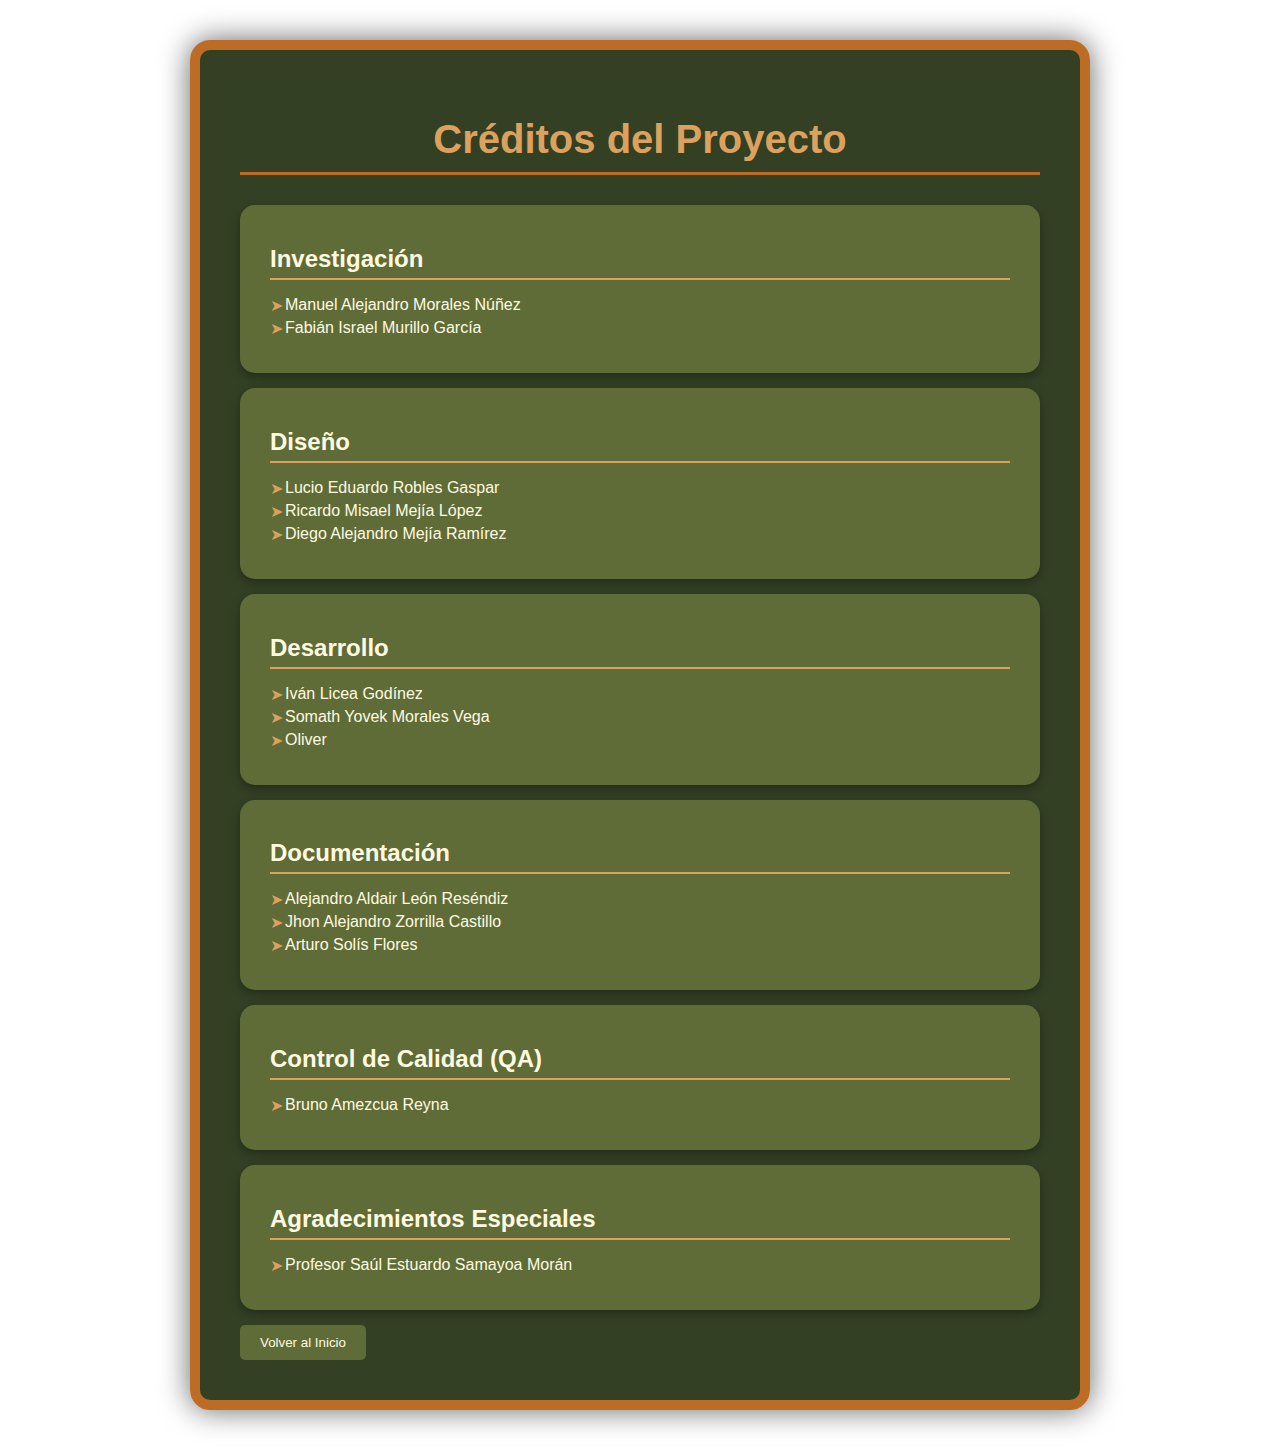
<file: creditos.html>
<!DOCTYPE html>
<html lang="es">
<head>
  <meta charset="UTF-8" />
  <meta name="viewport" content="width=device-width, initial-scale=1.0"/>
  <title>Créditos</title>
  <style>
    body {
      font-family: 'Segoe UI', sans-serif;
      background: url('https://cdn.pixabay.com/photo/2025/01/15/15/10/aztec-9335115_1280.jpg') no-repeat center center fixed;
      background-size: cover;
      color: #fefae0;
      margin: 0;
      padding: 40px 20px;
      display: flex;
      justify-content: center;
      align-items: center;
      min-height: 100vh;
    }

    .marco {
      background-color: rgba(40, 54, 24, 0.95); /* semi-transparente */
      border: 10px solid #bc6c25;
      border-radius: 20px;
      padding: 40px;
      max-width: 800px;
      width: 100%;
      box-shadow: 0 0 30px rgba(0,0,0,0.6);
    }

    h1 {
      color: #dda15e;
      font-size: 2.5em;
      margin-bottom: 30px;
      border-bottom: 3px solid #bc6c25;
      padding-bottom: 10px;
      text-align: center;
    }

    .seccion {
      background-color: #606c38;
      border-radius: 15px;
      padding: 20px 30px;
      margin: 15px 0;
      box-shadow: 0 4px 10px rgba(0, 0, 0, 0.3);
    }

    .seccion h2 {
      color: #fefae0;
      font-size: 1.5em;
      margin-bottom: 10px;
      border-bottom: 2px solid #dda15e;
      padding-bottom: 5px;
    }

    ul {
      list-style: none;
      padding-left: 0;
    }

    li {
      margin: 5px 0;
      padding-left: 15px;
      position: relative;
    }

    li::before {
      content: "➤";
      position: absolute;
      left: 0;
      color: #dda15e;
    }
  </style>
</head>
<body>

  <div class="marco">
    <h1>Créditos del Proyecto</h1>

    <div class="seccion">
      <h2>Investigación</h2>
      <ul>
        <li>Manuel Alejandro Morales Núñez</li>
        <li>Fabián Israel Murillo García</li>
      </ul>
    </div>

    <div class="seccion">
      <h2>Diseño</h2>
      <ul>
        <li>Lucio Eduardo Robles Gaspar</li>
        <li>Ricardo Misael Mejía López</li>
        <li>Diego Alejandro Mejía Ramírez</li>
      </ul>
    </div>

    <div class="seccion">
      <h2>Desarrollo</h2>
      <ul>
        <li>Iván Licea Godínez</li>
        <li>Somath Yovek Morales Vega</li>
        <li>Oliver</li>
      </ul>
    </div>

    <div class="seccion">
      <h2>Documentación</h2>
      <ul>
        <li>Alejandro Aldair León Reséndiz</li>
        <li>Jhon Alejandro Zorrilla Castillo</li>
        <li>Arturo Solís Flores</li>
      </ul>
    </div>

    <div class="seccion">
      <h2>Control de Calidad (QA)</h2>
      <ul>
        <li>Bruno Amezcua Reyna</li>
      </ul>
    </div>

    <div class="seccion">
      <h2>Agradecimientos Especiales</h2>
      <ul>
        <li>Profesor Saúl Estuardo Samayoa Morán</li>
      </ul>
    </div>
    <a href="index.html">
        <button style="background-color: #606c38; color: #fefae0; padding: 10px 20px; border: none; border-radius: 5px; cursor: pointer;">
          Volver al Inicio
        </button>
      </a>
      
  </div>
  

</body>
</html>
</file>
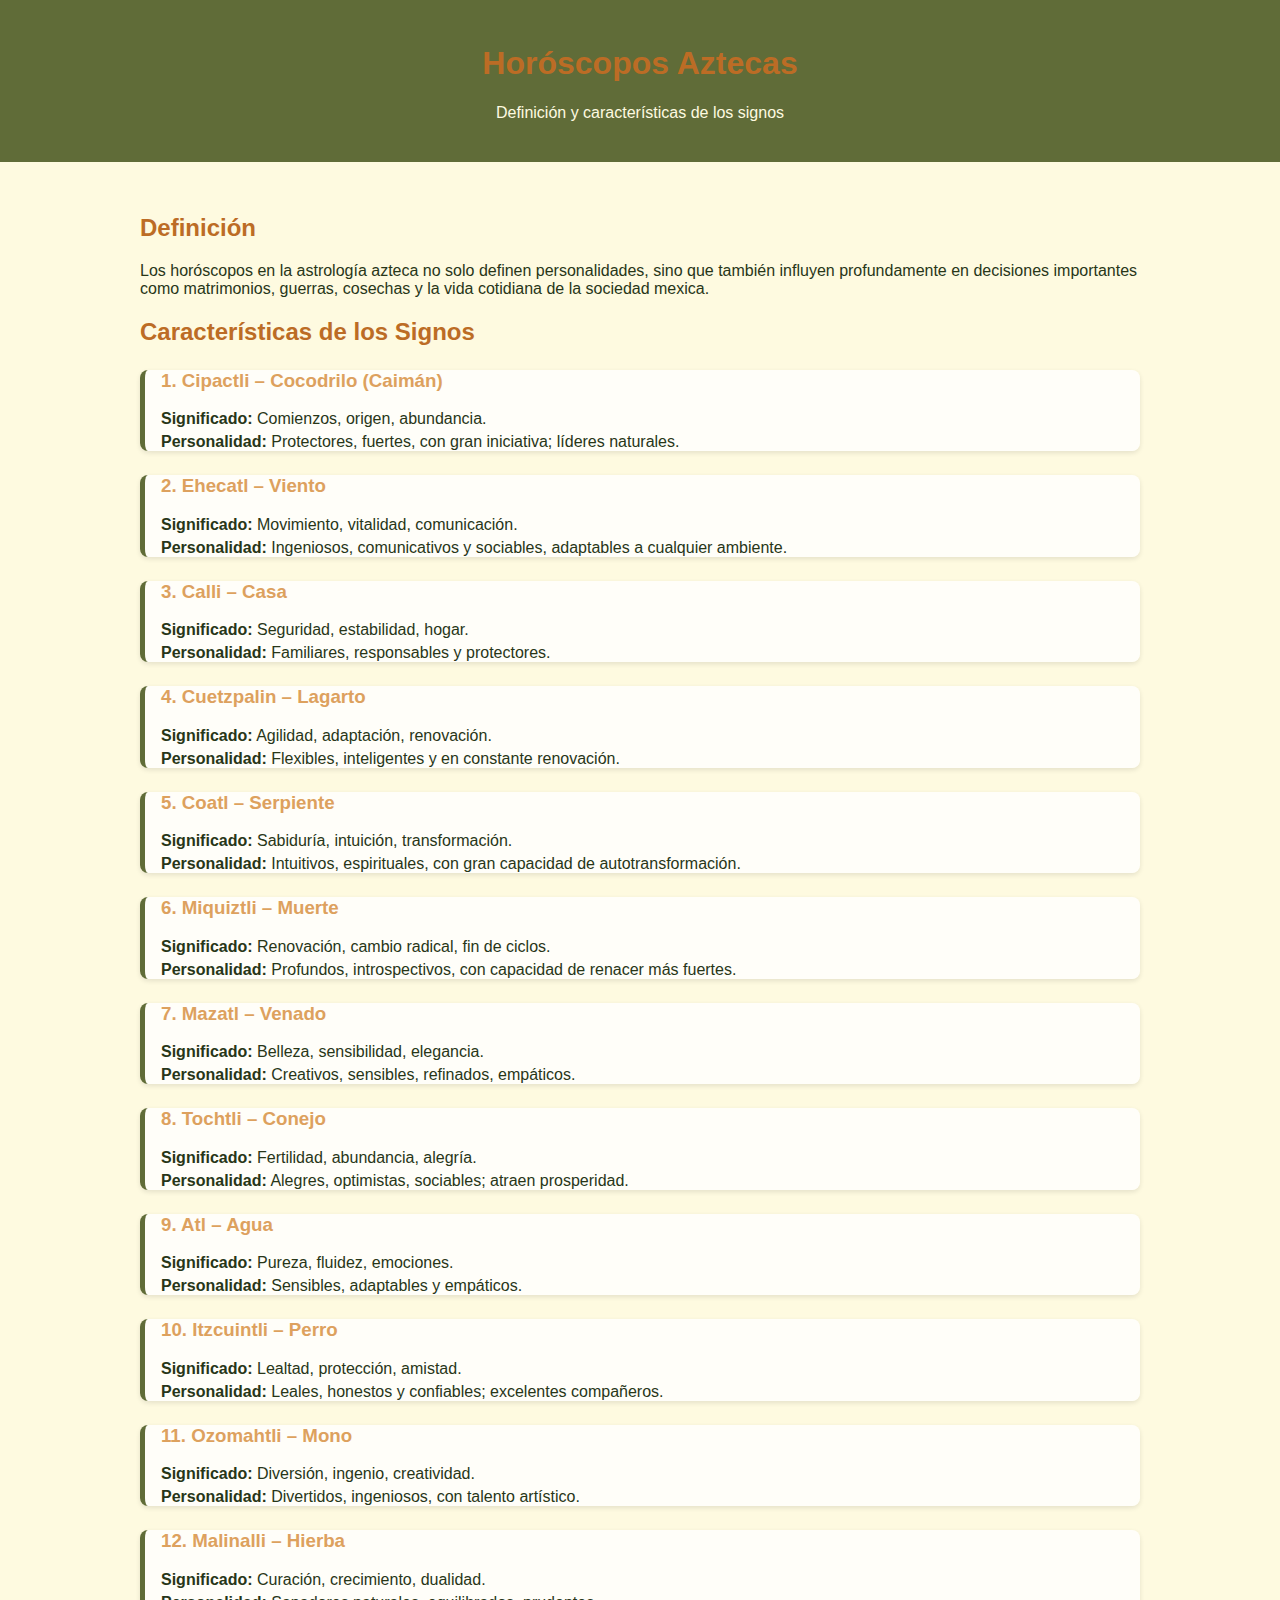
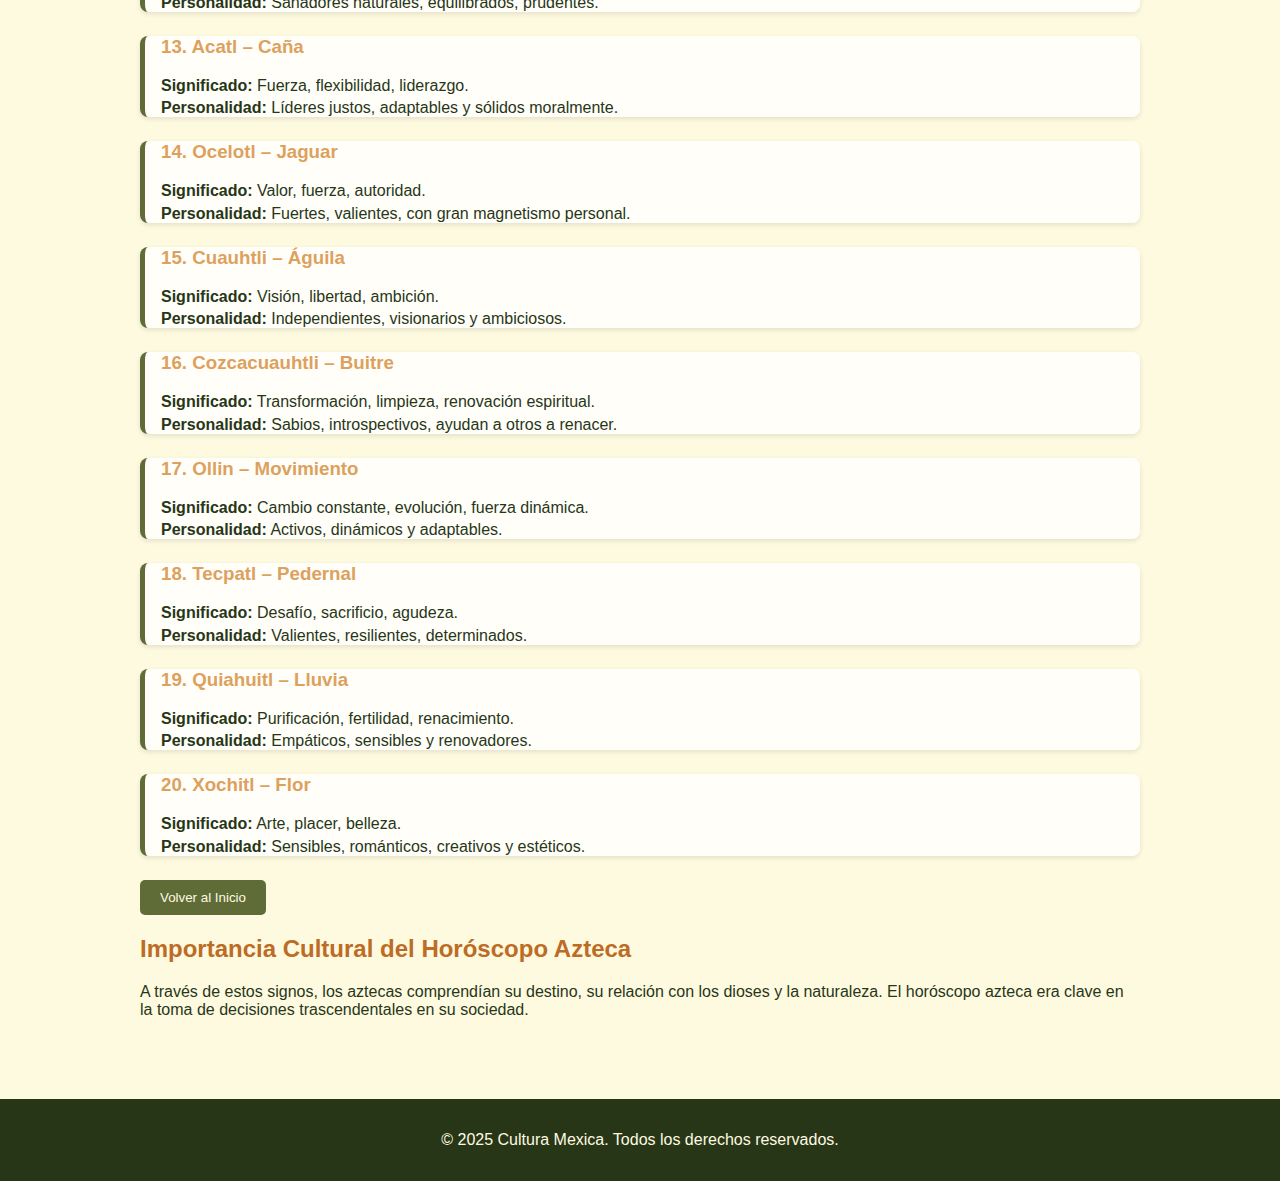
<file: horoscopos.html>
<!DOCTYPE html>
<html lang="es">
<head>
  <meta charset="UTF-8" />
  <meta name="viewport" content="width=device-width, initial-scale=1" />
  <title>Horóscopos Aztecas</title>
  <style>
    body {
      margin: 0;
      font-family: 'Segoe UI', Tahoma, Geneva, Verdana, sans-serif;
      background-color: #fefae0;
      color: #283618;
    }

    header {
      background-color: #606c38;
      color: #fefae0;
      padding: 1.5rem;
      text-align: center;
    }

    main {
      padding: 2rem;
      max-width: 1000px;
      margin: auto;
    }

    h1, h2 {
      color: #bc6c25;
    }

    h3 {
      color: #dda15e;
      margin-top: 1.5rem;
    }

    .signo {
      border-left: 5px solid #606c38;
      padding-left: 1rem;
      margin-bottom: 1.5rem;
      background-color: #ffffffcc;
      border-radius: 8px;
      box-shadow: 0 2px 5px rgba(0,0,0,0.1);
    }

    .signo p {
      margin: 0.3rem 0;
    }

    footer {
      background-color: #283618;
      color: #fefae0;
      text-align: center;
      padding: 1rem;
      margin-top: 2rem;
    }
  </style>
</head>
<body>
  <header>
    <h1>Horóscopos Aztecas</h1>
    <p>Definición y características de los signos</p>
  </header>

  <main>
    <section>
      <h2>Definición</h2>
      <p>Los horóscopos en la astrología azteca no solo definen personalidades, sino que también influyen profundamente en decisiones importantes como matrimonios, guerras, cosechas y la vida cotidiana de la sociedad mexica.</p>
    </section>

    <section>
      <h2>Características de los Signos</h2>

      <div class="signo"><h3>1. Cipactli – Cocodrilo (Caimán)</h3><p><strong>Significado:</strong> Comienzos, origen, abundancia.</p><p><strong>Personalidad:</strong> Protectores, fuertes, con gran iniciativa; líderes naturales.</p></div>
      <div class="signo"><h3>2. Ehecatl – Viento</h3><p><strong>Significado:</strong> Movimiento, vitalidad, comunicación.</p><p><strong>Personalidad:</strong> Ingeniosos, comunicativos y sociables, adaptables a cualquier ambiente.</p></div>
      <div class="signo"><h3>3. Calli – Casa</h3><p><strong>Significado:</strong> Seguridad, estabilidad, hogar.</p><p><strong>Personalidad:</strong> Familiares, responsables y protectores.</p></div>
      <div class="signo"><h3>4. Cuetzpalin – Lagarto</h3><p><strong>Significado:</strong> Agilidad, adaptación, renovación.</p><p><strong>Personalidad:</strong> Flexibles, inteligentes y en constante renovación.</p></div>
      <div class="signo"><h3>5. Coatl – Serpiente</h3><p><strong>Significado:</strong> Sabiduría, intuición, transformación.</p><p><strong>Personalidad:</strong> Intuitivos, espirituales, con gran capacidad de autotransformación.</p></div>
      <div class="signo"><h3>6. Miquiztli – Muerte</h3><p><strong>Significado:</strong> Renovación, cambio radical, fin de ciclos.</p><p><strong>Personalidad:</strong> Profundos, introspectivos, con capacidad de renacer más fuertes.</p></div>
      <div class="signo"><h3>7. Mazatl – Venado</h3><p><strong>Significado:</strong> Belleza, sensibilidad, elegancia.</p><p><strong>Personalidad:</strong> Creativos, sensibles, refinados, empáticos.</p></div>
      <div class="signo"><h3>8. Tochtli – Conejo</h3><p><strong>Significado:</strong> Fertilidad, abundancia, alegría.</p><p><strong>Personalidad:</strong> Alegres, optimistas, sociables; atraen prosperidad.</p></div>
      <div class="signo"><h3>9. Atl – Agua</h3><p><strong>Significado:</strong> Pureza, fluidez, emociones.</p><p><strong>Personalidad:</strong> Sensibles, adaptables y empáticos.</p></div>
      <div class="signo"><h3>10. Itzcuintli – Perro</h3><p><strong>Significado:</strong> Lealtad, protección, amistad.</p><p><strong>Personalidad:</strong> Leales, honestos y confiables; excelentes compañeros.</p></div>
      <div class="signo"><h3>11. Ozomahtli – Mono</h3><p><strong>Significado:</strong> Diversión, ingenio, creatividad.</p><p><strong>Personalidad:</strong> Divertidos, ingeniosos, con talento artístico.</p></div>
      <div class="signo"><h3>12. Malinalli – Hierba</h3><p><strong>Significado:</strong> Curación, crecimiento, dualidad.</p><p><strong>Personalidad:</strong> Sanadores naturales, equilibrados, prudentes.</p></div>
      <div class="signo"><h3>13. Acatl – Caña</h3><p><strong>Significado:</strong> Fuerza, flexibilidad, liderazgo.</p><p><strong>Personalidad:</strong> Líderes justos, adaptables y sólidos moralmente.</p></div>
      <div class="signo"><h3>14. Ocelotl – Jaguar</h3><p><strong>Significado:</strong> Valor, fuerza, autoridad.</p><p><strong>Personalidad:</strong> Fuertes, valientes, con gran magnetismo personal.</p></div>
      <div class="signo"><h3>15. Cuauhtli – Águila</h3><p><strong>Significado:</strong> Visión, libertad, ambición.</p><p><strong>Personalidad:</strong> Independientes, visionarios y ambiciosos.</p></div>
      <div class="signo"><h3>16. Cozcacuauhtli – Buitre</h3><p><strong>Significado:</strong> Transformación, limpieza, renovación espiritual.</p><p><strong>Personalidad:</strong> Sabios, introspectivos, ayudan a otros a renacer.</p></div>
      <div class="signo"><h3>17. Ollin – Movimiento</h3><p><strong>Significado:</strong> Cambio constante, evolución, fuerza dinámica.</p><p><strong>Personalidad:</strong> Activos, dinámicos y adaptables.</p></div>
      <div class="signo"><h3>18. Tecpatl – Pedernal</h3><p><strong>Significado:</strong> Desafío, sacrificio, agudeza.</p><p><strong>Personalidad:</strong> Valientes, resilientes, determinados.</p></div>
      <div class="signo"><h3>19. Quiahuitl – Lluvia</h3><p><strong>Significado:</strong> Purificación, fertilidad, renacimiento.</p><p><strong>Personalidad:</strong> Empáticos, sensibles y renovadores.</p></div>
      <div class="signo"><h3>20. Xochitl – Flor</h3><p><strong>Significado:</strong> Arte, placer, belleza.</p><p><strong>Personalidad:</strong> Sensibles, románticos, creativos y estéticos.</p></div>
    </section>
    <a href="index.html">
      <button style="background-color: #606c38; color: #fefae0; padding: 10px 20px; border: none; border-radius: 5px; cursor: pointer;">
        Volver al Inicio
      </button>
    </a>

    <section>
      <h2>Importancia Cultural del Horóscopo Azteca</h2>
      <p>A través de estos signos, los aztecas comprendían su destino, su relación con los dioses y la naturaleza. El horóscopo azteca era clave en la toma de decisiones trascendentales en su sociedad.</p>
    </section>
  </main>

  <footer>
    <p>&copy; 2025 Cultura Mexica. Todos los derechos reservados.</p>
  </footer>
</body>
</html>
</file>
